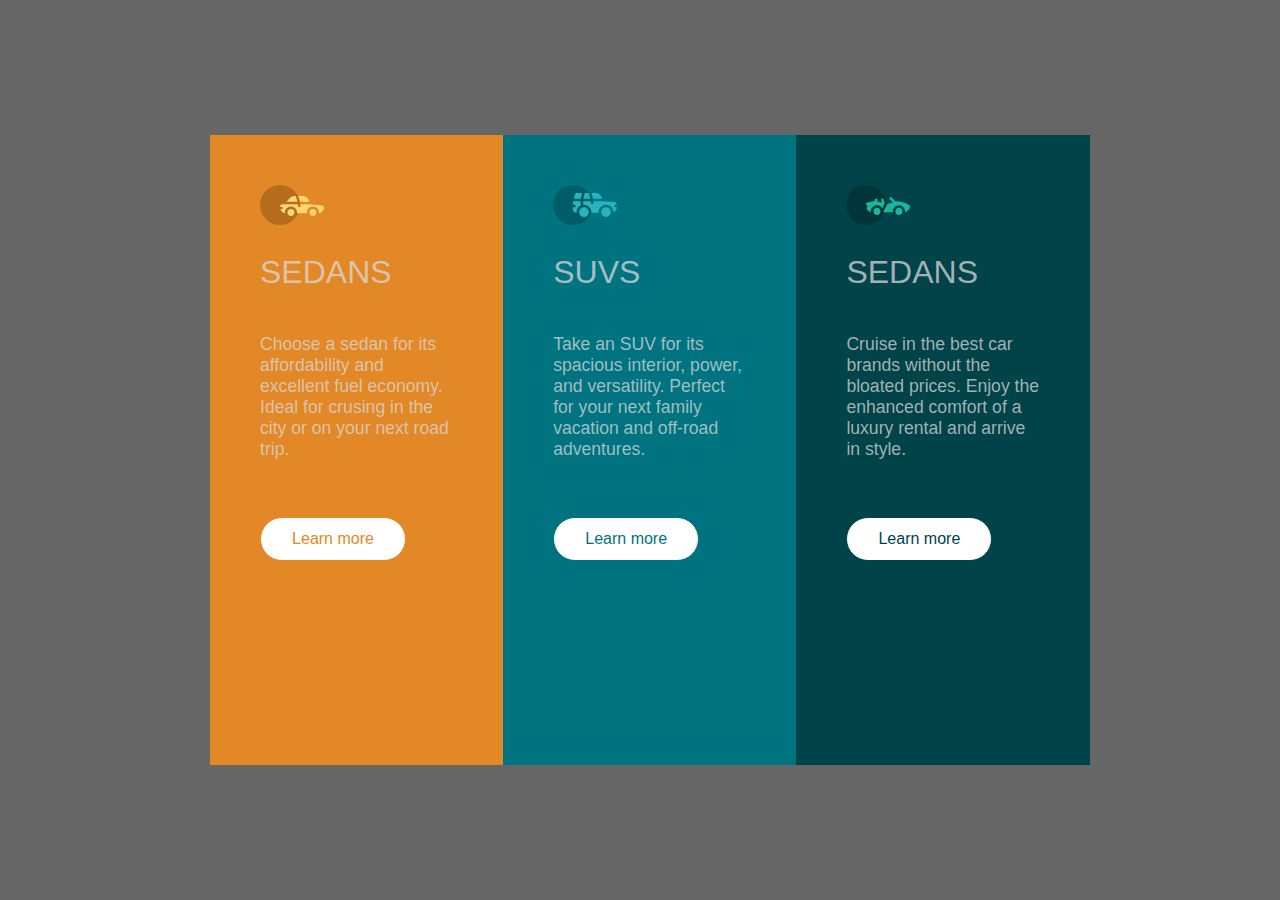
<file: Columnas_Responsives/index.html>
<!DOCTYPE html>
<html lang="en">
<head>
    <meta charset="UTF-8">
    <meta http-equiv="X-UA-Compatible" content="IE=edge">
    <meta name="viewport" content="width=device-width, initial-scale=1.0">
    <link rel="stylesheet" href="css/estilo.css">
    <title>Columnas Responsives</title>
</head>
<body>
    <main class="contain-main">
        <div class="contain contain-one">
            <img src="assets/icon-sedans.svg" alt="sedans"> 
            <span class="title">SEDANS</span>
            <P>
                Choose a sedan for its affordability and excellent fuel economy.
                Ideal for crusing in the city or on your next road trip.
            </P>
            <a>Learn more</a>
        </div>
        <div class="contain contain-two">
            <img src="assets/icon-suvs.svg" alt="suvs">
            <span class="title">SUVS</span>
            <P>
                Take an SUV for its spacious interior, power, and versatility. 
                Perfect for your next family vacation and off-road adventures.
            </P>
            <a>Learn more</a>
        </div>
        <div class="contain contain-three">
            <img src="assets/icon-luxury.svg" alt="luxury">
            <span class="title">SEDANS</span>
            <P>
                Cruise in the best car brands without the bloated prices. Enjoy
                the enhanced comfort of a luxury rental and arrive in style.
            </P>
            <a>Learn more</a>
        </div>
    </main>
</body>
</html>
</file>
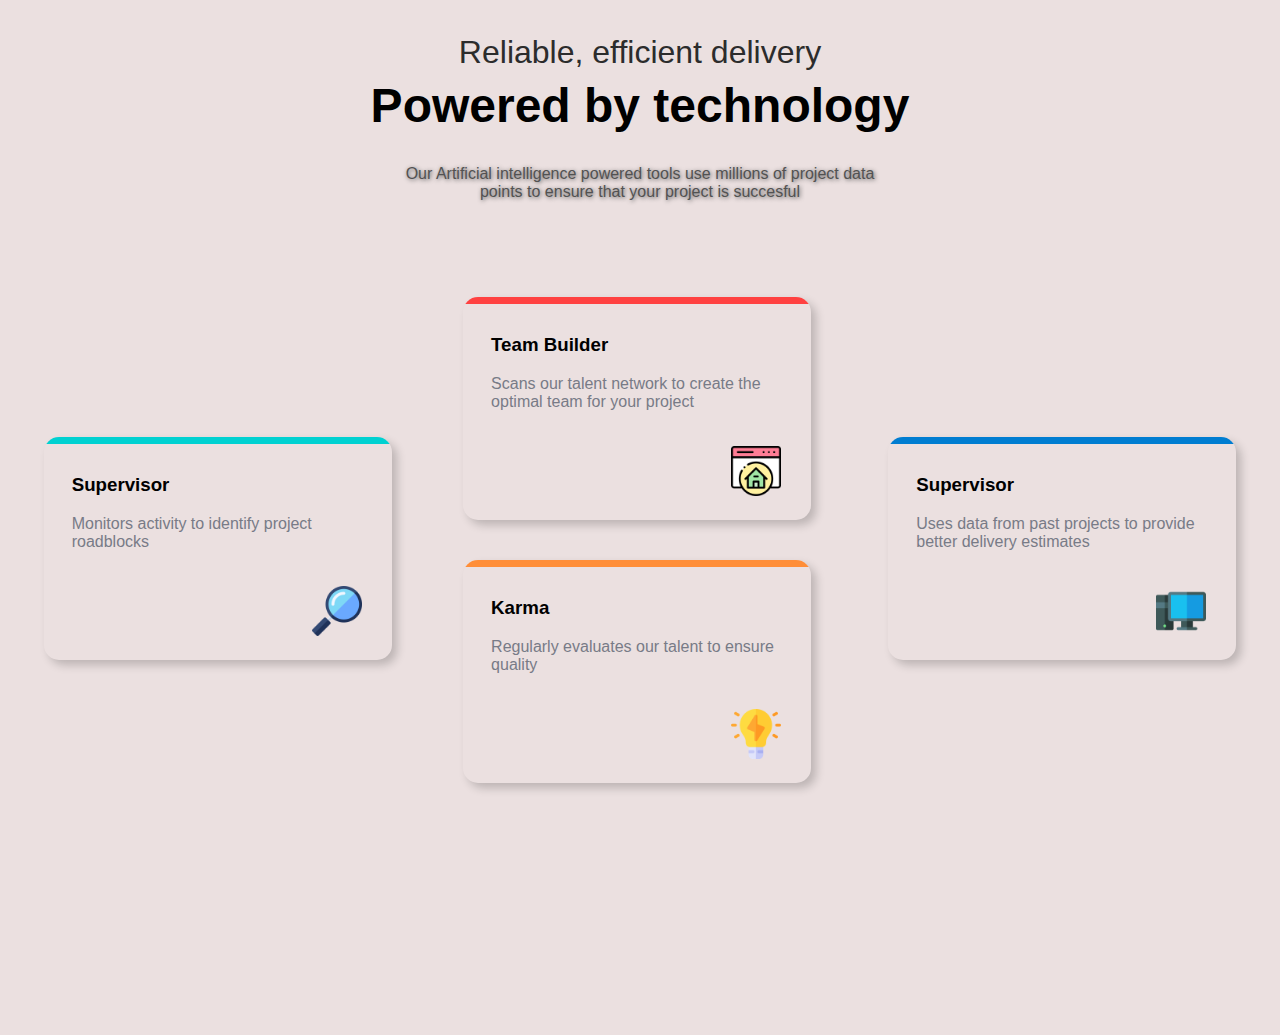
<file: Creacion_Tarjetas/index.html>
<!DOCTYPE html>
<html lang="en">
<head>
    <meta charset="UTF-8">
    <meta http-equiv="X-UA-Compatible" content="IE=edge">
    <meta name="viewport" content="width=device-width, initial-scale=1.0">
    <link rel="stylesheet" href="css/estilo.css">
    <title>Diseño de Tarjetas</title>
</head>
<body>
    <header>
        <h2 class="center">Reliable, efficient delivery</h2>
        <h1 class="center">Powered by technology</h1>
        <p class="center">
            Our Artificial intelligence powered tools use millions of project data 
            <br> points to ensure that your project is succesful
        </p>
    </header>
    <section class="contain-body">        
        <div class="container c-left">
            <div class="card card3">
                <div class="color"></div>
                <h3>Supervisor</h3>
                <p class="color-text">
                    Monitors activity to identify project roadblocks
                </p>
                <div class="imagen">
                    <img src="assets/lupa.png" alt="Main" class="img">
                </div>
            </div>
        </div>
        <div class="container">
            <div class="card card1">
                <div class="color"></div>
                <h3>Team Builder</h3>
                <p class="color-text">
                    Scans our talent network to create the optimal team for your project 
                </p>
                <div class="imagen">
                    <img src="assets/main.png" alt="Main" class="img">
                </div>
            </div>
            <div class="card card2">
                <div class="color"></div>
                <h3>Karma</h3>
                <p class="color-text">
                    Regularly evaluates our talent to ensure quality  
                </p>
                <div class="imagen">
                    <img src="assets/idea.png" alt="Main" class="img">
                </div>
            </div>
        </div>
        <div class="container c-right">
            <div class="card card4">
                <div class="color"></div>
                <h3>Supervisor</h3>
                <p class="color-text">
                    Uses data from past projects to provide better delivery estimates
                </p>
                <div class="imagen">
                    <img src="assets/desktop.png" alt="Main" class="img">
                </div>
            </div>
        </div>
    </section>
</body>
</html>
</file>
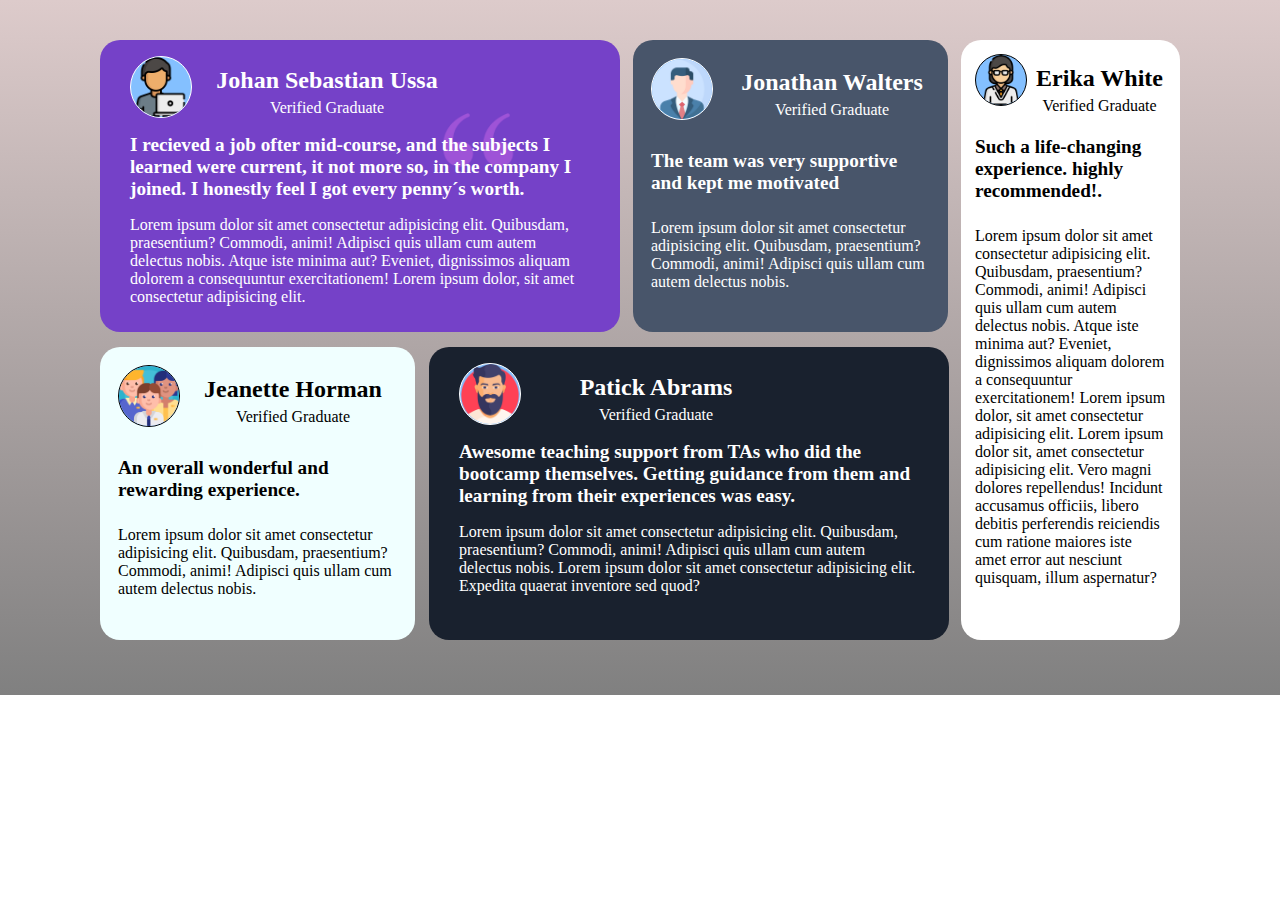
<file: Grid_Css_DesarrolloWeb/index.html>
<!DOCTYPE html>
<html lang="en">
<head>
    <meta charset="UTF-8">
    <meta http-equiv="X-UA-Compatible" content="IE=edge">
    <meta name="viewport" content="width=device-width, initial-scale=1.0">
    <link rel="stylesheet" href="css/estilo.css">
    <title>Grid solo con Css</title>
</head>
<body>
    <section class="contain">
        <aside class="card card1">
            <img class="perfil" src="assets/perfil2.png" alt="Johan Ussa">
            <div class="title">
                <h2>Johan Sebastian Ussa</h2>
                <span>Verified Graduate</span>                
            </div>
            <img class="comillas" src="assets/comillas.png" alt="Comillas">
            <h4>
                I recieved a job ofter mid-course, and the subjects I learned
                were current, it not more so, in the company I joined. I 
                honestly feel I got every penny´s worth.
            </h4>
            <p>
                Lorem ipsum dolor sit amet consectetur adipisicing elit. 
                Quibusdam, praesentium? Commodi, animi! Adipisci quis ullam cum 
                autem delectus nobis. Atque iste minima aut? Eveniet, dignissimos 
                aliquam dolorem a consequuntur exercitationem! Lorem ipsum dolor, 
                sit amet consectetur adipisicing elit. 
            </p>
        </aside>
        <aside class="card card2">
            <img class="perfil" src="assets/perfil1.png" alt="Johan Ussa">
            <div class="title">
                <h2>Jonathan Walters</h2>
                <span>Verified Graduate</span>                
            </div>
            <h4>
                The team was very supportive and kept me motivated
            </h4>
            <p>
                Lorem ipsum dolor sit amet consectetur adipisicing elit. 
                Quibusdam, praesentium? Commodi, animi! Adipisci quis ullam cum 
                autem delectus nobis. 
            </p>
        </aside>
        <aside class="card card3">
            <img class="perfil" src="assets/perfil3.png" alt="Johan Ussa">
            <div class="title">
                <h2>Erika White</h2>
                <span>Verified Graduate</span>                
            </div>
            <h4>
                Such a life-changing experience. highly recommended!.
            </h4>
            <p>
                Lorem ipsum dolor sit amet consectetur adipisicing elit. 
                Quibusdam, praesentium? Commodi, animi! Adipisci quis ullam cum 
                autem delectus nobis. Atque iste minima aut? Eveniet, dignissimos 
                aliquam dolorem a consequuntur exercitationem! Lorem ipsum dolor, 
                sit amet consectetur adipisicing elit. Lorem ipsum dolor sit, amet 
                consectetur adipisicing elit. Vero magni dolores repellendus! Incidunt 
                accusamus officiis, libero debitis perferendis reiciendis cum ratione 
                maiores iste amet error aut nesciunt quisquam, illum aspernatur?
            </p>
        </aside>
        <aside class="card card4">
            <img class="perfil" src="assets/perfil4.png" alt="Johan Ussa">
            <div class="title">
                <h2>Jeanette Horman</h2>
                <span>Verified Graduate</span>                
            </div>
            <h4>
                An overall wonderful and rewarding experience.
            </h4>
            <p>
                Lorem ipsum dolor sit amet consectetur adipisicing elit. 
                Quibusdam, praesentium? Commodi, animi! Adipisci quis ullam cum 
                autem delectus nobis. 
            </p>
        </aside>
        <aside class="card card5">
            <img class="perfil" src="assets/perfil5.png" alt="Johan Ussa">
            <div class="title">
                <h2>Patick Abrams</h2>
                <span>Verified Graduate</span>                
            </div>
            <h4>
                Awesome teaching support from TAs who did the bootcamp themselves.
                Getting guidance from them and learning from their experiences
                was easy.
            </h4>
            <p>
                Lorem ipsum dolor sit amet consectetur adipisicing elit. 
                Quibusdam, praesentium? Commodi, animi! Adipisci quis ullam cum 
                autem delectus nobis. Lorem ipsum dolor sit amet consectetur adipisicing elit. Expedita quaerat inventore sed quod? 
            </p>
        </aside>
    </section>
</body>
</html>
</file>
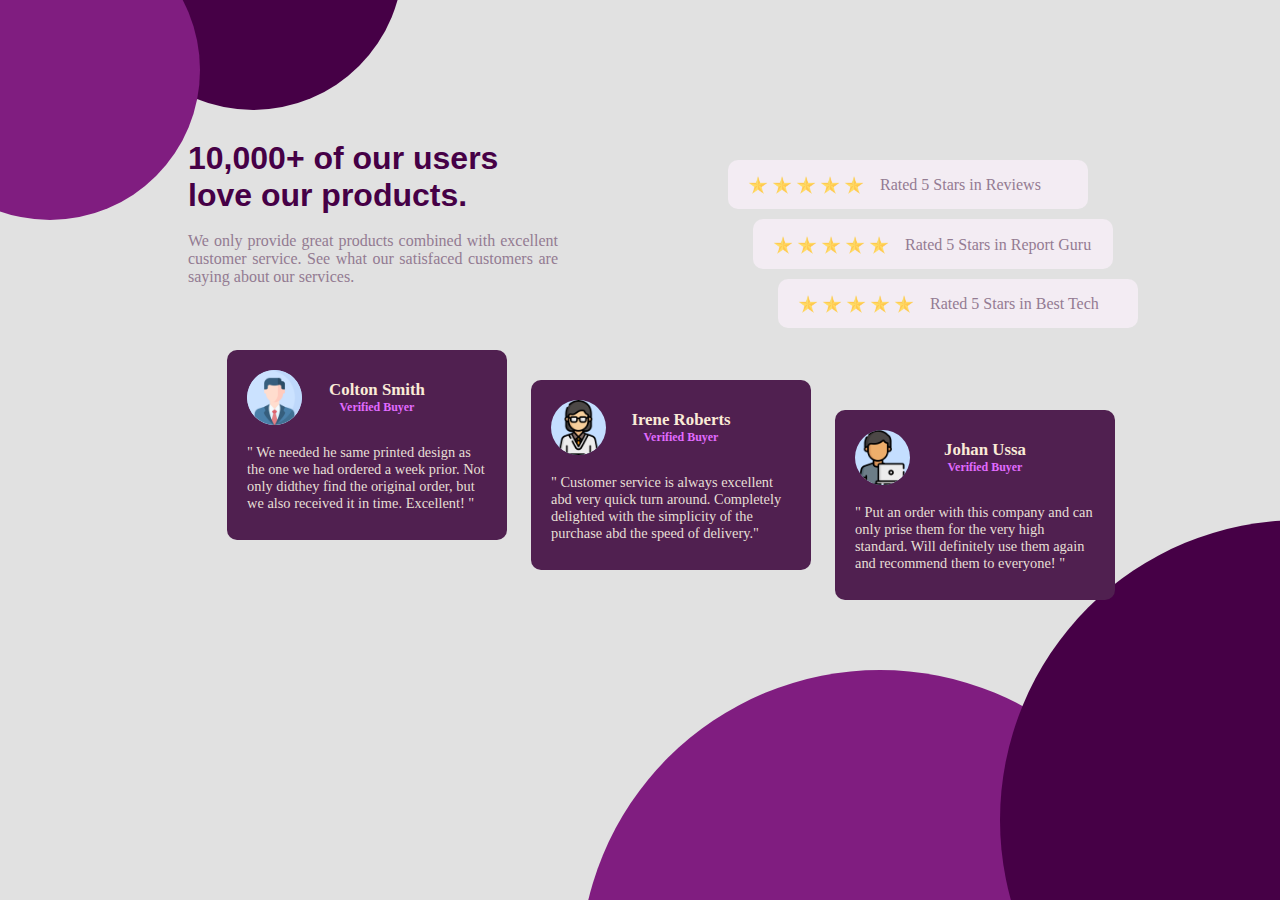
<file: Presentacion_Web/index.html>
<!DOCTYPE html>
<html lang="en">
<head>
    <meta charset="UTF-8">
    <meta http-equiv="X-UA-Compatible" content="IE=edge">
    <meta name="viewport" content="width=device-width, initial-scale=1.0">
    <link rel="stylesheet" href="css/estilo.css">
    <title>Presentacion Modelo Web</title>
</head>
<body>
    <div class="contain-main">
        <div class="contain-obj1">
            <div class="circle-c1 circle1"></div>
            <div class="circle-c1"></div>
        </div>
        <div class="contain-obj2">
            <div class="circle-c2 circle3"></div>
            <div class="circle-c2 circle4"></div>
        </div>
        <div class="contain-second">
            <section class="title">
                <h1>10,000+ of our users love our products.</h1> <br>
                <p>
                    We only provide great products combined with excellent customer service.
                    See what our satisfaced customers are saying about our services.
                </p>
            </section>
            <section class="rated">
                <div class="rated-cont">
                    <div class="con-starts">
                        <img class="stars" src="assets/star.png" alt="star">
                        <img class="stars" src="assets/star.png" alt="star">
                        <img class="stars" src="assets/star.png" alt="star">
                        <img class="stars" src="assets/star.png" alt="star">
                        <img class="stars" src="assets/star.png" alt="star">
                    </div>
                    <span>Rated 5 Stars in Reviews </span>
                </div>
                <div class="rated-cont rated2">
                    <div class="con-starts">
                        <img class="stars" src="assets/star.png" alt="star">
                        <img class="stars" src="assets/star.png" alt="star">
                        <img class="stars" src="assets/star.png" alt="star">
                        <img class="stars" src="assets/star.png" alt="star">
                        <img class="stars" src="assets/star.png" alt="star">
                    </div>
                    <span>Rated 5 Stars in Report Guru </span>
                </div>
                <div class="rated-cont rated3">
                    <div class="con-starts">
                        <img class="stars" src="assets/star.png" alt="star">
                        <img class="stars" src="assets/star.png" alt="star">
                        <img class="stars" src="assets/star.png" alt="star">
                        <img class="stars" src="assets/star.png" alt="star">
                        <img class="stars" src="assets/star.png" alt="star">
                    </div>
                    <span>Rated 5 Stars in Best Tech </span>
                </div>
            </section>
            <section class="contain-cards">
                <div class="card card1">
                    <img class="icono" src="assets/perfil1.png" alt="bussiness">
                    <div class="cont-title">
                        <h3>Colton Smith</h3>
                        <h5>Verified Buyer</h5>                     
                    </div>
                    <p>
                        " We needed he same printed design as the one we had ordered a 
                        week prior. Not only didthey find the original order, but we 
                        also received it in time. Excellent! "
                    </p>
                </div> 
                <div class="card card2"> 
                    <img class="icono" src="assets/perfil3.png" alt="solder">
                    <div class="cont-title">
                        <h3>Irene Roberts</h3>
                        <h5>Verified Buyer</h5>                        
                    </div>
                    <p>
                        " Customer service is always excellent abd very quick turn 
                        around. Completely delighted with the simplicity of the 
                        purchase abd the speed of delivery."
                    </p>
                </div>
                <div class="card card3">
                    <img class="icono" src="assets/perfil2.png" alt="enginner">
                    <div class="cont-title">
                        <h3>Johan Ussa</h3>
                        <h5>Verified Buyer</h5>                        
                    </div>
                    <p>
                        " Put an order with this company and can only prise them 
                        for the very high standard. Will definitely use them again 
                        and recommend them to everyone! "
                    </p>
                </div>
            </section>
        </div>
    </div>    
</body>
</html>
</file>
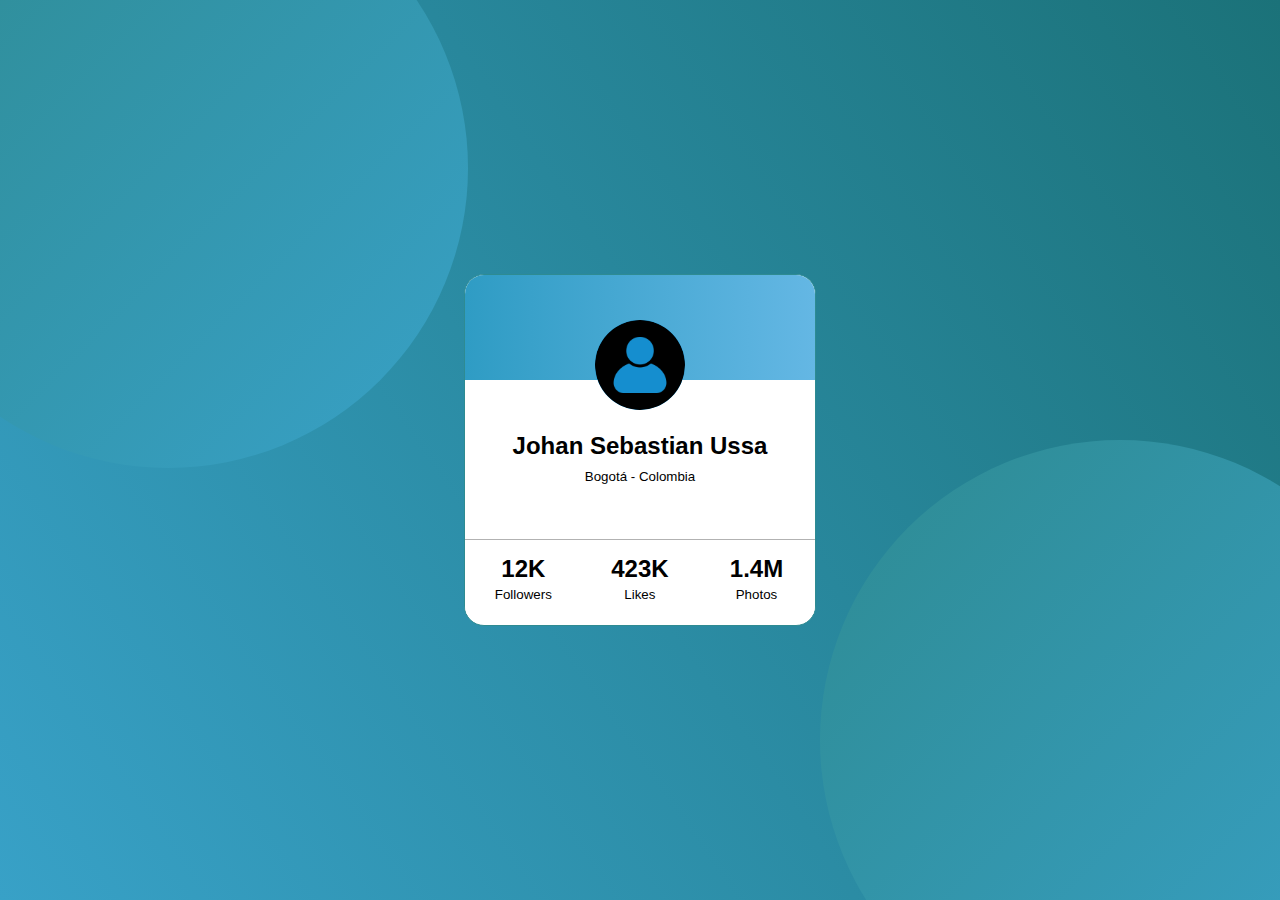
<file: Tarjeta_Usuario/index.html>
<!DOCTYPE html>
<html lang="en">
<head>
    <meta charset="UTF-8">
    <meta http-equiv="X-UA-Compatible" content="IE=edge">
    <meta name="viewport" content="width=device-width, initial-scale=1.0">
    <link rel="stylesheet" href="css/estilo.css">
    <title>Tarjeta presentación usuario</title>
</head>
<body>
    <dic class="container">
        <div class="circle1"></div>
    </dic>
    <div class="container2">
        <div class="circle2"></div>
    </div>
    <div class="container-info">
        <section class="fondo-tarjeta"></section>
        <section class="data-user">
            <h2>Johan Sebastian Ussa</h2>
            <small>Bogotá - Colombia</small>
        </section>
        <section class="info-user">
            <div class="info-user-div">
                <div>
                    <h2>12K</h2>
                    <small>Followers</small>
                </div>
                <div>
                    <h2>423K</h2>
                    <small>Likes</small>
                </div>
                <div>
                    <h2>1.4M</h2>
                    <small>Photos</small>
                </div>
            </div>
        </section>
        <div class="photo">
            <img class="img" src="assets/user.png" alt="Usuario" title="Johan">
        </div>
    </div>
</body>
</html>
</file>
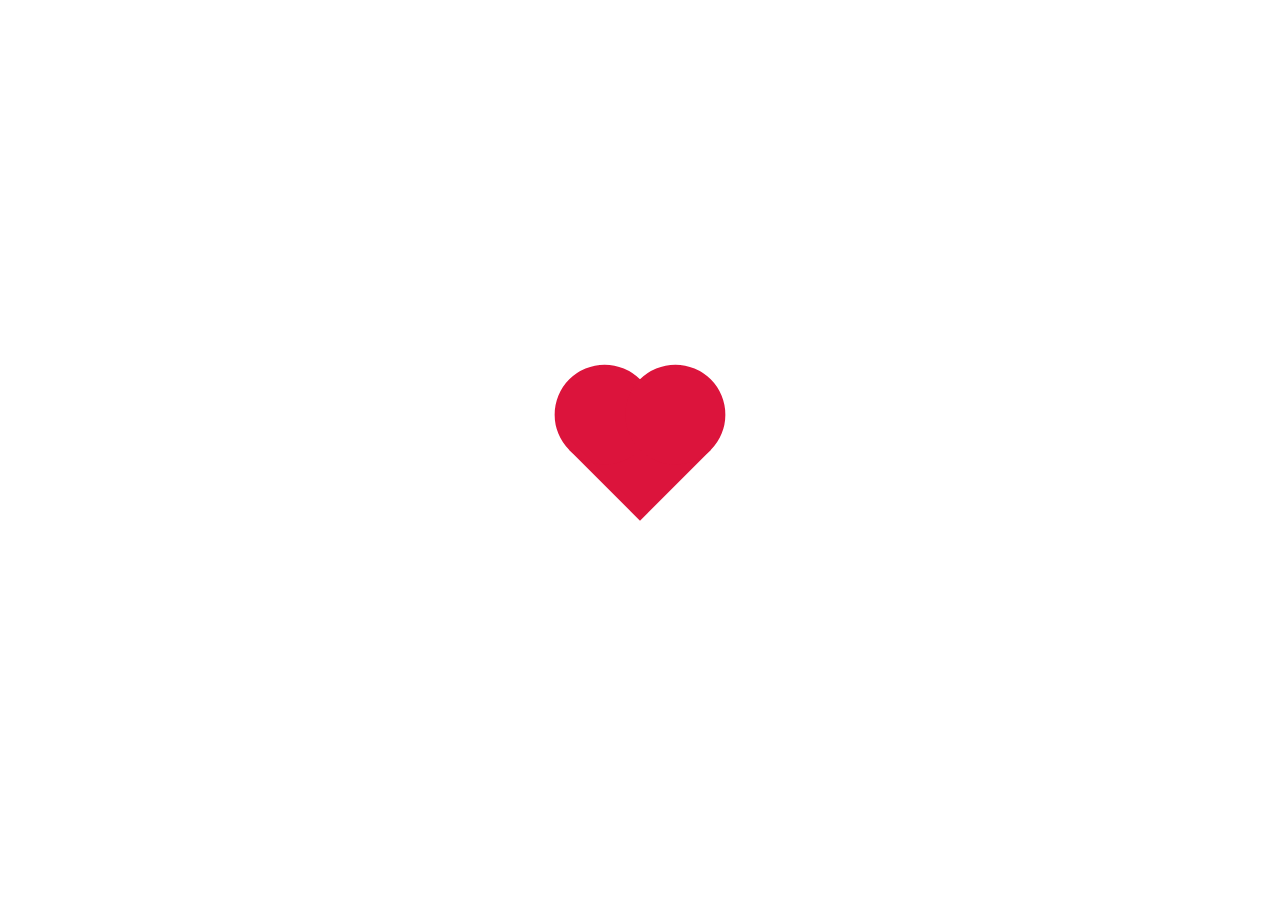
<file: Corazon_Animado/heart.html>
<!DOCTYPE html>
<html lang="en">
<head>
    <meta charset="UTF-8">
    <meta http-equiv="X-UA-Compatible" content="IE=edge">
    <meta name="viewport" content="width=device-width, initial-scale=1.0">
    <title>Heart</title>
    <link rel="stylesheet" href="css/style.css">
</head>
<body>
    <div class="heart"></div>
</body>
</html>
</file>
<file: Columnas_Responsives/css/estilo.css>
body {
    background-color: rgb(102, 102, 102);
}
.contain-main {
    max-width: 880px;
    height: 70vh;    
    margin: auto;
    position: absolute;
    top: 0;
    left: 20px;
    bottom: 0;
    right: 0;
}
.contain {
    width: 293.2px;
    height: 100%;
    min-width: 150px;
    float: left;
    padding: 50px;
    box-sizing: border-box;
    color: rgb(216, 216, 216, 0.75);    
}
.title {
    display: block;
    padding-top: 25px;
    font-size: 2em;
    font-family: Impact, Haettenschweiler, 'Arial Narrow Bold', sans-serif;
    padding-bottom: 25px;    
}
p {
    font-family: Arial, Helvetica, sans-serif;
    font-size: 1.1rem;
    padding-bottom: 40px;
}
a {
    display: inline-block;
    text-align: center;
    background-color: #fff;
    width: 120px;
    padding: 12px;
    font-size: 1em;
    font-weight: 549;
    font-family: Arial, Helvetica, sans-serif;
    border-radius: 25px;
    cursor: pointer;
    border: 1px solid;
}
.contain a:hover {
    background-color: rgb(85, 85, 85);
    color: #fff;
    border: 1px dotted black;
}
.contain.contain-one {
    background-color: hsl(31, 77%, 52%);  
}
.contain-one a {
    color: hsl(31, 77%, 52%);    
}
.contain.contain-two {
    background-color: rgb(0, 115, 128);
}
.contain-two a {
    color: rgb(0, 115, 128);
}
.contain.contain-three {
    background-color: rgb(0, 67, 73);
}
.contain-three a {
    color: rgb(0, 67, 73);
}
</file>
<file: Creacion_Tarjetas/css/estilo.css>
body {
    background-color: rgb(235, 224, 224);
    font-family: 'Segoe UI', Tahoma, Geneva, Verdana, sans-serif;
}
.center {
    text-align: center;
}
h1, h2 {
    font-size: 2em;
}
h2 {
    color: rgb(44, 44, 44);
    font-weight: 200;
    line-height: 0;
    padding-top: 25px;
}
h1 {
    font-weight: 700;
    font-size: 3em;
    padding-top: 0;
    margin-top: 0;
}
p.center {
    color: rgb(82, 82, 82);
    text-shadow: 1px 1px 4px;
}
.contain-body {
    width: 100%;
    height: 90vh;
    position: relative;
    min-width: 900px;
}
.container {
    width: 33.18%;   
    float: left;
}
.card {
    width: 22%;
    min-width: 300px;
    min-height: 190px;
    box-shadow: 5px 5px 10px rgb(0, 0, 0, 0.2);
    border-radius: 15px;
    padding: 18px 20px 15px 28px;
    position: relative;
    overflow: hidden;
}
.color {
    width: 100%;
    height: 3%;
    background-color: rgb(255, 65, 65);
    position: absolute;
    top: 0;
    left: 0;
}
.card1, .card2 {
    margin: auto;
}
.card1 {
    top: 80px;
}
.card2 {
    top: 120px;
}
.card2 .color {
    background-color: rgb(255, 142, 56);
}
.c-left {
    position: relative;
    top: 220px;
    height: 240px;
}
.container.c-right {    
    position: absolute;
    top: 220px;
    right: 0px;
    height: 240px;
}
.card3 {
    margin: auto;
}
.card3 .color {
    background-color: rgb(0, 209, 209);
}
.card4 {
    margin: auto;
}
.card4 .color {
    background-color: rgb(0, 125, 209);
}
.imagen {
    position: absolute;
    bottom: 20px;
    right: 30px;
}
.img {
    width: 50px;
}
.color-text {
    color: hsl(229, 6%, 50%);
}
</file>
<file: Grid_Css_DesarrolloWeb/css/estilo.css>
body {
    background: -webkit-linear-gradient(rgb(221, 203, 203), grey);
    background-size: 100%;
    background-repeat: no-repeat;
    height: 100%;
}
.contain {
    width: 1080px;
    height: 600px;
    margin: 40px auto;
    position: relative;
    margin-bottom: 55px;
}
.card {
    box-sizing: border-box;
    display: inline-block;
    border-radius: 20px;
    padding: 16px 30px;
    position: absolute;
    color: #fff;
}
aside.card1 {
    width: 520px;
    height: 292px;
    top: 0;
    left: 0;
    background-color: hsl(263, 55%, 52%);
}
aside.card2 {
    width: 315px;
    height: 292px;
    top: 0;
    left: 533px;
    padding: 18px;
    background-color: hsl(217, 19%, 35%);
}
aside.card3 {
    width: 20.25%;
    height: 600px;
    top: 0;
    left: 861px;
    padding: 14px;
    background-color: #fff;
    color: #000;
}
aside.card4 {
    width: 315px;
    height: 293px;
    top: 307px;
    left: 0px;
    padding: 18px;
    background-color: azure;
    color: #000;
}
aside.card5 {
    width: 520px;
    height: 293px;
    top: 307px;
    left: 329px;
    background-color: hsl(219, 29%, 14%);
}
.perfil {
    width: 60px;
    border-radius: 50%;
    border: 1px solid;
    margin-right: 20px;
    background-color: rgb(132, 192, 255);
}
h4 {
    font-size: 1.2em;
    position: relative;
}
.comillas {
    width: 80px;
    position: absolute;
    top: 60px;     
    opacity: 0.5;
}
.card1 h4, .card5 h4 {
    margin: 12px 0px;
}
.title {
    display: inline-block;
    line-height: 0.5em;
    width: 222px;    
    text-align: center;
    vertical-align: top;
}
.card2 .title {
    width: 190px;
    display: inline-block;
}
.card3 .title {
    width: 127px;
    padding: 0;
    margin: 0;
}
.card4 .title {
    width: 178px;
    padding: 0;
    margin: 0;
}
.card3 .perfil {
    margin-right: 5px;
    width: 50px;
}
</file>
<file: Presentacion_Web/css/estilo.css>
* {
    padding: 0;
    margin: 0;
}
body {
    background-color: rgb(225, 225, 225);    
}
.contain-main {
    width: 100%;
    height: 100vh;
    box-sizing: border-box;
    overflow: hidden;
}
.contain-obj1 {
    position: absolute; 
    width: 400px;
    height: 300px;  
}
.circle-c1 {
    width: 300px;
    height: 300px;    
    background-color: rgb(128, 29, 128);
    position: absolute;
    top: -80px;
    left: -100px;
    border-radius: 150px;
}
.circle-c1.circle1 {
    position: absolute;
    left: 103px;
    top: -190px;
    background-color: rgb(70, 0, 70);
}
.contain-obj2 {
    width: 700px;
    height: 380px;
    position: absolute;
    bottom: 0;
    right: 0;
    overflow: hidden;
}
.circle-c2 {
    width: 600px;
    height: 600px;
    background-color: rgb(128, 29, 128);
    border-radius: 300px;
    position: absolute;
    top: 150px;    
}
.circle-c2.circle4 {
    position: absolute;
    background-color: rgb(70, 0, 70);
    top: 0;
    left: 420px;
}
.contain-second {
    width: 80%;
    height: 80%;
    min-width: 800px;
    margin: auto;
    position: absolute;
    top: 0;
    left: 0;
    right: 0;
    bottom: 0;    
}
section.title {
    position: relative;
    top: 50px;
    left: 60px;
    width: 370px;
    height: 200px;
    min-width: 250px;
}
.title h1 {
    font-size: 2em;
    font-family: Arial, Helvetica, sans-serif;
    color: rgb(70, 0, 70);
}
.title p {
    text-align: justify;
    font-size: 1em;
    color: hsl(303, 10%, 53%);
}
section.rated {
    position: absolute;
    top: 70px;
    left: 600px;
    width: 360px;
}
.rated-cont {
    width: 100%;
    line-height: 3;
    background-color: hsl(300, 24%, 94%);
    margin-bottom: 10px;    
    border-radius: 10px;
}
.con-starts {
    padding-left: 20px;
    display: inline;
}
.stars {
    width: 20px;
    vertical-align: middle;
}
section span {
    padding-left: 12px;
    vertical-align: middle;
    color: hsl(303, 10%, 53%);
    font-size: 1em;
}
.rated2 {
    margin-left: 25px;
}
.rated3 {
    margin-left: 50px;
}
.contain-cards {
    width: 100%;
    height: 320px;
    position: absolute;
    top: 220px;
    left: -5px;
    min-width: 860px;
}
.card {
    box-sizing: border-box;
    display: inline-block;
    position: relative;
    width: 280px;
    height: 190px;
    border-radius: 10px;
    background-color: hsl(300, 43%, 22%);
    padding: 20px;
    font-size: 0.9em;
    text-align: left;
}
.icono {
    width: 55px;
    border-radius: 27.5px;
    display: inline-block;
    margin-bottom: 15px;
    background-color: rgb(196, 222, 255);
}
.cont-title {
    display: inline-block;
    position: absolute;
    top: 30px;
    left: 95px;
    width: 110px;
    text-align: center;
    color: antiquewhite;
}
.cont-title h5 {
    color: rgb(225, 107, 255);
}
.card p {
    color: rgb(230, 223, 213);
}
.card.card1 {
    top: 40px;
    left: 104px;
    margin-right: 20px;
}
.card.card2 {
    top: 70px;
    left: 104px;
    margin-right: 20px;
}
.card.card3 {
    top: 100px;
    left: 104px;
    margin-right: 20px;
}
</file>
<file: Tarjeta_Usuario/css/estilo.css>
body {
    background: -webkit-linear-gradient(bottom left, 
        rgb(56, 161, 199), rgb(27, 114, 121));
    background-size: 100%;
    background-repeat: no-repeat;
    height: calc(100vh - 16px);
    font-family: 'Lucida Sans', 'Lucida Sans Regular', 'Lucida Grande', 
        'Lucida Sans Unicode', Geneva, Verdana, sans-serif;
}
.container {
    position: relative;
    background-color: aliceblue;    
}
.container2 {
    width: 500px;
    height: 500px;
    position: absolute;
    bottom: 0;
    right: 0;
    overflow: hidden;
}
.circle1 {
    width: 600px;
    height: 600px;
    background: -webkit-linear-gradient(right bottom, 
        rgb(56, 161, 199), rgb(46, 139, 146));
    position: absolute;
    top: -140px;
    left: -140px;
    border-radius: 300px;
}
.circle2 {
    width: 600px;
    height: 600px;
    background: -webkit-linear-gradient(right bottom, 
        rgb(56, 161, 199), rgb(46, 139, 146));
    position: absolute;
    bottom: -140px;
    right: -140px;
    border-radius: 300px;
}
.container-info {
    width: 350px;
    height: 350px;
    position: absolute;
    top: 0;
    left: 0;
    bottom: 0;
    right: 0;
    border: 1px solid rgb(46, 139, 146);
    background-color: #fff;
    border-radius: 20px;
    margin: auto;
    overflow: hidden;
}
.fondo-tarjeta {
    width: 100%;
    height: 30%;
    background:-webkit-linear-gradient(right, 
        rgb(100, 183, 228), rgb(47, 156, 196));
}
.info-user {
    position: absolute;
    background-color: #fff;
    bottom: 10px;
    height: 70px;
}
.info-user-div {
    width: 100%;
    height: 100%;
}
.info-user-div div {
    text-align: center;
    line-height: 0.3;
    width: 116.6px;
    padding-bottom: 10px;
    float: left;
}
.data-user {
    width: 100%;
    height: 34%;
    border-bottom: 1px solid rgb(0, 0, 0, 0.3);
    line-height: 0.5;
    text-align: center;
    padding-top: 40px;
}
.photo {
    width: 90px;
    height: 90px;
    border-radius: 50px;
    background-color: rgb(21, 142, 207);
    position: relative;
    bottom: 220px;
    margin: auto;
    overflow: hidden;
}
.img {
    width: 100%;
}
</file>
<file: Corazon_Animado/css/style.css>
body {
    animation-name: back;
    animation-duration: 1s;
    animation-iteration-count: infinite;
}
.heart {
    background-color: crimson;
    width: 100px;
    height: 100px;
    margin: auto;
    position: absolute;
    top: 0;
    bottom: 0;
    left: 0;
    right: 0;
    transform: rotate(-45deg);
    animation-name: rainbow;
    animation-duration: 1s;
    animation-iteration-count: infinite;
}
.heart::after {
    content: "";
    background-color: crimson;
    border-radius: 50%;
    position: absolute;
    width: 100px;
    height: 100px;
    top: 0;
    left: 50px;
}
.heart::before {
    content: "";
    background-color: crimson;
    width: 100px;
    height: 100px;
    position: absolute;
    border-radius: 50%;
    top: -50px;
}
@keyframes rainbow {
    50% { transform: scale(0.5) rotate(-45deg); }
}
@keyframes back {
    50% { background-color: rgb(255, 115, 115); }
}
</file>
